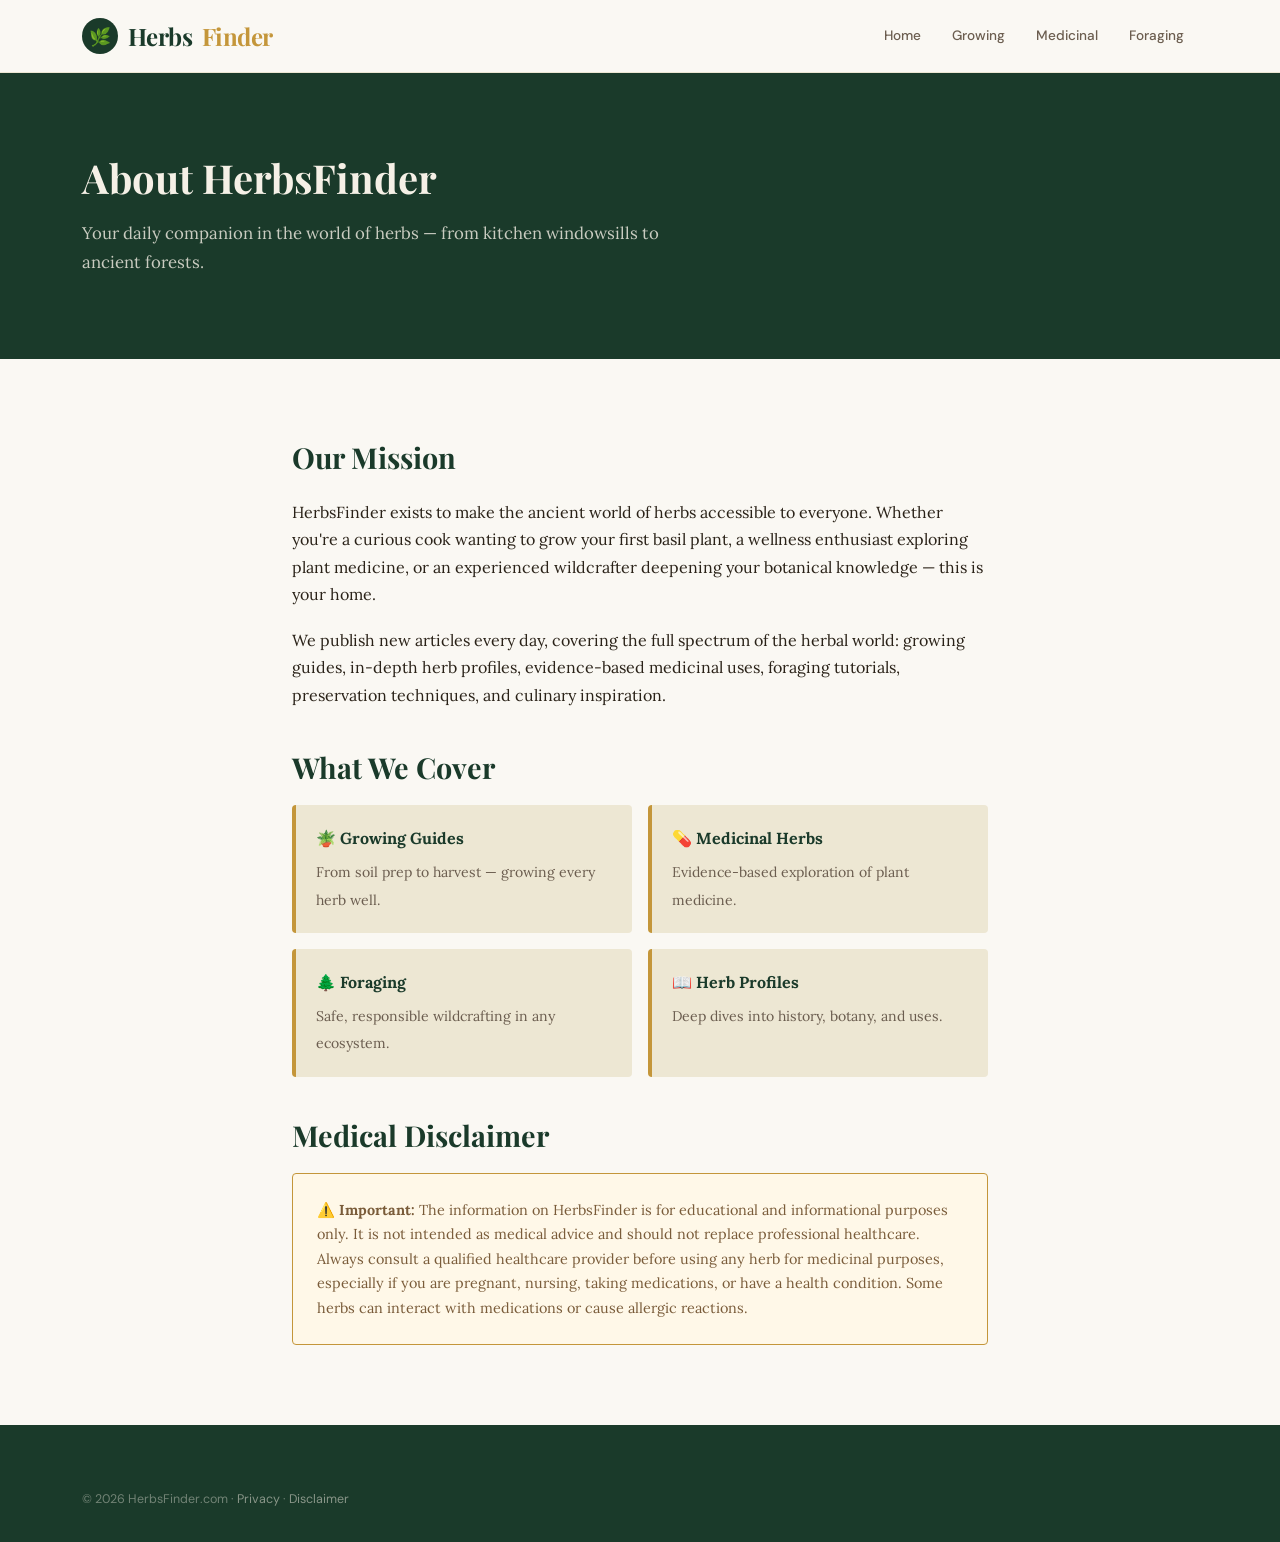
<file: about.html>
<!DOCTYPE html>
<html lang="en">
<head>
  <meta charset="UTF-8" />
  <meta name="viewport" content="width=device-width, initial-scale=1.0" />
  <title>About HerbsFinder – Your Daily Herb Guide</title>
  <meta name="description" content="HerbsFinder is your daily guide to herbs — from growing and foraging to medicinal uses and culinary inspiration. New content every day." />
  <link rel="stylesheet" href="css/style.css" />
  <script src="js/articles.js" defer></script>
  <script src="js/main.js" defer></script>
</head>
<body>
<header class="site-header">
  <div class="container">
    <div class="header-inner">
      <a href="index.html" class="logo"><span class="logo-icon">🌿</span>Herbs<span>Finder</span></a>
      <nav class="main-nav">
        <a href="index.html">Home</a>
        <a href="category.html?cat=Growing+Guide">Growing</a>
        <a href="category.html?cat=Medicinal+Herbs">Medicinal</a>
        <a href="category.html?cat=Foraging">Foraging</a>
      </nav>
    </div>
  </div>
</header>

<section style="background:var(--forest);color:var(--cream);padding:5rem 0 4rem;">
  <div class="container">
    <h1 style="color:var(--cream);font-size:2.5rem;margin-bottom:1rem;">About HerbsFinder</h1>
    <p style="color:rgba(245,240,230,0.8);font-size:1.05rem;max-width:600px;">Your daily companion in the world of herbs — from kitchen windowsills to ancient forests.</p>
  </div>
</section>

<section style="padding:5rem 0;">
  <div class="container" style="max-width:760px;">
    <h2 style="font-size:1.8rem;color:var(--forest);margin-bottom:1.5rem;">Our Mission</h2>
    <p>HerbsFinder exists to make the ancient world of herbs accessible to everyone. Whether you're a curious cook wanting to grow your first basil plant, a wellness enthusiast exploring plant medicine, or an experienced wildcrafter deepening your botanical knowledge — this is your home.</p>
    <p>We publish new articles every day, covering the full spectrum of the herbal world: growing guides, in-depth herb profiles, evidence-based medicinal uses, foraging tutorials, preservation techniques, and culinary inspiration.</p>

    <h2 style="font-size:1.8rem;color:var(--forest);margin:2.5rem 0 1.25rem;">What We Cover</h2>
    <div style="display:grid;grid-template-columns:1fr 1fr;gap:1rem;margin-bottom:2rem;">
      <div style="padding:1.25rem;background:var(--parchment);border-radius:4px;border-left:4px solid var(--gold);">
        <strong style="color:var(--forest);display:block;margin-bottom:0.4rem;">🪴 Growing Guides</strong>
        <span style="font-size:0.88rem;color:var(--text-lt);">From soil prep to harvest — growing every herb well.</span>
      </div>
      <div style="padding:1.25rem;background:var(--parchment);border-radius:4px;border-left:4px solid var(--gold);">
        <strong style="color:var(--forest);display:block;margin-bottom:0.4rem;">💊 Medicinal Herbs</strong>
        <span style="font-size:0.88rem;color:var(--text-lt);">Evidence-based exploration of plant medicine.</span>
      </div>
      <div style="padding:1.25rem;background:var(--parchment);border-radius:4px;border-left:4px solid var(--gold);">
        <strong style="color:var(--forest);display:block;margin-bottom:0.4rem;">🌲 Foraging</strong>
        <span style="font-size:0.88rem;color:var(--text-lt);">Safe, responsible wildcrafting in any ecosystem.</span>
      </div>
      <div style="padding:1.25rem;background:var(--parchment);border-radius:4px;border-left:4px solid var(--gold);">
        <strong style="color:var(--forest);display:block;margin-bottom:0.4rem;">📖 Herb Profiles</strong>
        <span style="font-size:0.88rem;color:var(--text-lt);">Deep dives into history, botany, and uses.</span>
      </div>
    </div>

    <h2 style="font-size:1.8rem;color:var(--forest);margin:2.5rem 0 1.25rem;">Medical Disclaimer</h2>
    <div style="background:#fff8e8;border:1px solid var(--gold);border-radius:4px;padding:1.5rem;">
      <p style="margin:0;font-size:0.9rem;color:var(--earth);"><strong>⚠️ Important:</strong> The information on HerbsFinder is for educational and informational purposes only. It is not intended as medical advice and should not replace professional healthcare. Always consult a qualified healthcare provider before using any herb for medicinal purposes, especially if you are pregnant, nursing, taking medications, or have a health condition. Some herbs can interact with medications or cause allergic reactions.</p>
    </div>
  </div>
</section>

<footer class="site-footer">
  <div class="container">
    <div class="footer-bottom" style="border-top:none;padding-top:0;">
      <span>© <span id="year"></span> HerbsFinder.com · <a href="privacy.html">Privacy</a> · <a href="disclaimer.html">Disclaimer</a></span>
    </div>
  </div>
</footer>
</body>
</html>
</file>
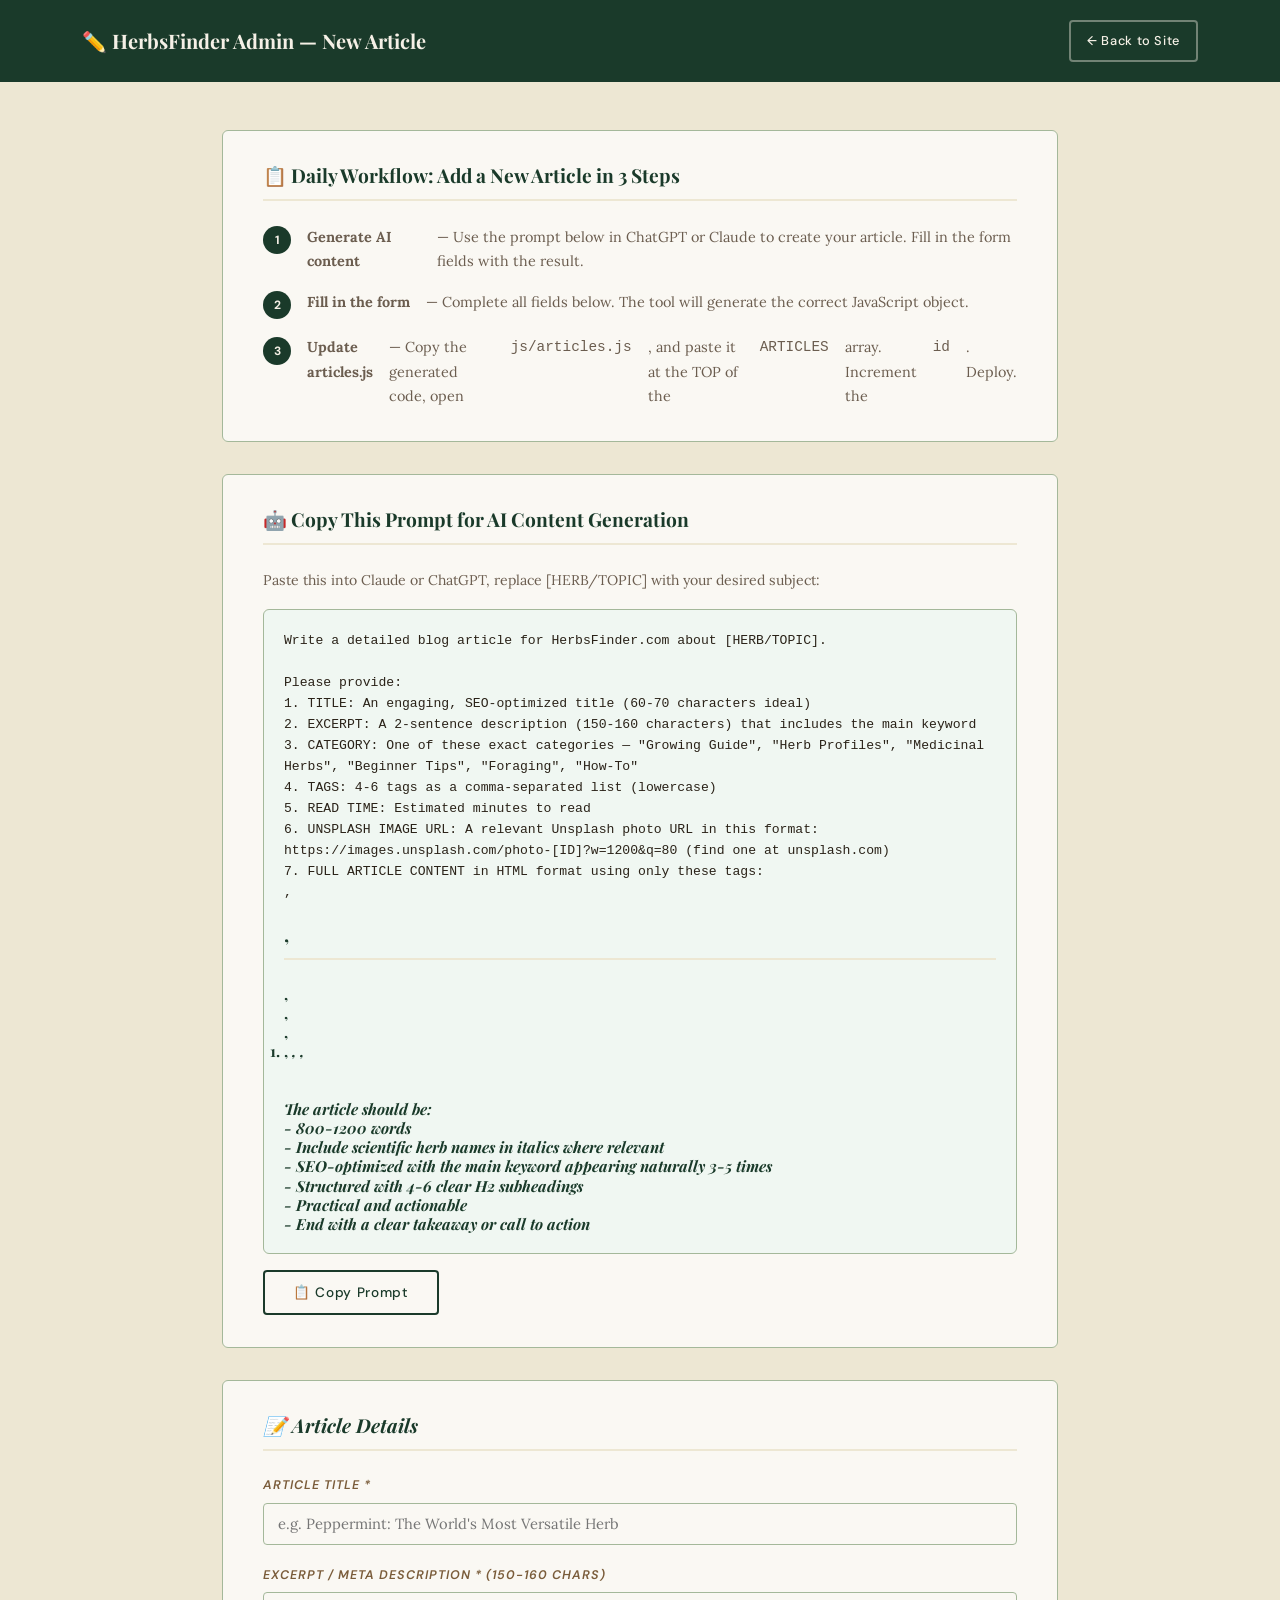
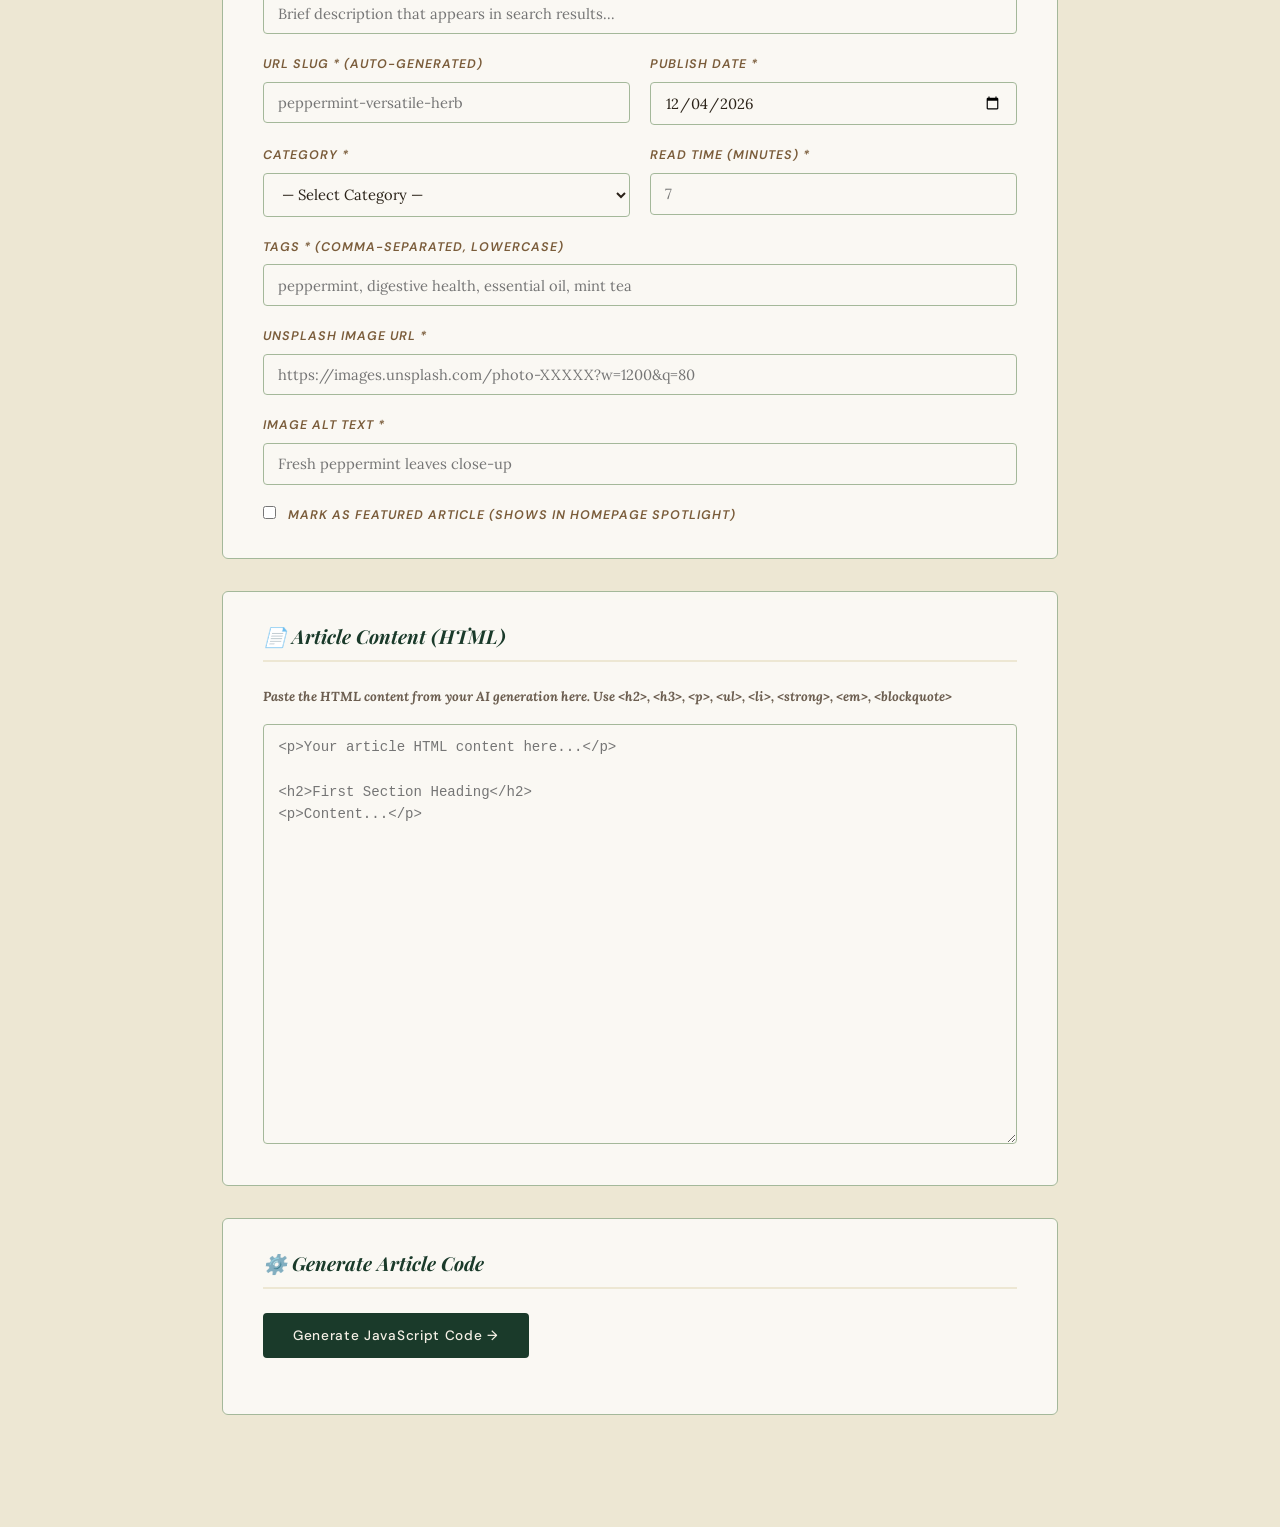
<file: admin.html>
<!DOCTYPE html>
<html lang="en">
<head>
  <meta charset="UTF-8" />
  <meta name="viewport" content="width=device-width, initial-scale=1.0" />
  <title>Admin – Add New Article | HerbsFinder</title>
  <meta name="robots" content="noindex, nofollow" />
  <link rel="stylesheet" href="css/style.css" />
  <style>
    body { background: var(--parchment); }

    .admin-header {
      background: var(--forest);
      color: var(--cream);
      padding: 1.25rem 0;
      margin-bottom: 3rem;
    }

    .admin-header-inner {
      display: flex;
      align-items: center;
      justify-content: space-between;
    }

    .admin-header h1 {
      color: var(--cream);
      font-size: 1.25rem;
      font-family: var(--font-display);
    }

    .admin-wrap {
      max-width: 900px;
      margin: 0 auto;
      padding: 0 2rem 5rem;
    }

    .admin-card {
      background: var(--white);
      border: 1px solid var(--moss);
      border-radius: 6px;
      padding: 2rem 2.5rem;
      margin-bottom: 2rem;
    }

    .admin-card h2 {
      font-size: 1.2rem;
      color: var(--forest);
      margin-bottom: 1.5rem;
      padding-bottom: 0.75rem;
      border-bottom: 2px solid var(--parchment);
    }

    .form-grid { display: grid; grid-template-columns: 1fr 1fr; gap: 1.25rem; }
    .form-row { display: flex; flex-direction: column; gap: 0.4rem; }
    .form-row.full { grid-column: 1 / -1; }

    label {
      font-family: var(--font-ui);
      font-size: 0.78rem;
      font-weight: 600;
      text-transform: uppercase;
      letter-spacing: 0.08em;
      color: var(--earth);
    }

    input[type="text"],
    input[type="number"],
    input[type="url"],
    input[type="date"],
    select,
    textarea {
      width: 100%;
      padding: 0.65rem 0.9rem;
      border: 1px solid var(--moss);
      border-radius: 4px;
      font-family: var(--font-body);
      font-size: 0.92rem;
      color: var(--text);
      background: var(--white);
      outline: none;
      transition: border-color 0.2s;
    }

    input:focus, select:focus, textarea:focus { border-color: var(--leaf); }

    textarea { resize: vertical; min-height: 200px; line-height: 1.6; }

    .content-editor { min-height: 420px; font-family: 'Courier New', monospace; font-size: 0.88rem; }

    .preview-img {
      width: 100%;
      height: 180px;
      object-fit: cover;
      border-radius: 4px;
      margin-top: 0.75rem;
      display: none;
      border: 1px solid var(--moss);
    }

    .btn-generate {
      background: var(--leaf);
      color: var(--cream);
      border: none;
      padding: 0.6rem 1.2rem;
      font-family: var(--font-ui);
      font-size: 0.82rem;
      font-weight: 600;
      border-radius: 4px;
      cursor: pointer;
      margin-top: 0.5rem;
      transition: background 0.2s;
    }
    .btn-generate:hover { background: var(--forest); }
    .btn-generate:disabled { opacity: 0.6; cursor: not-allowed; }

    .code-output {
      background: #1a2a1a;
      color: #a8d5a2;
      font-family: 'Courier New', monospace;
      font-size: 0.82rem;
      padding: 1.5rem;
      border-radius: 6px;
      overflow-x: auto;
      white-space: pre;
      line-height: 1.5;
      max-height: 500px;
      overflow-y: auto;
    }

    .copy-btn {
      position: absolute;
      top: 0.75rem;
      right: 0.75rem;
      background: var(--gold);
      border: none;
      padding: 0.4rem 0.9rem;
      border-radius: 4px;
      font-family: var(--font-ui);
      font-size: 0.75rem;
      font-weight: 600;
      color: var(--forest);
      cursor: pointer;
    }

    .steps {
      counter-reset: steps;
      display: flex;
      flex-direction: column;
      gap: 1rem;
      padding: 0;
      list-style: none;
    }

    .steps li {
      counter-increment: steps;
      display: flex;
      gap: 1rem;
      align-items: flex-start;
      font-size: 0.9rem;
      color: var(--text-lt);
    }

    .steps li::before {
      content: counter(steps);
      display: flex;
      align-items: center;
      justify-content: center;
      min-width: 28px;
      height: 28px;
      background: var(--forest);
      color: var(--cream);
      border-radius: 50%;
      font-family: var(--font-ui);
      font-size: 0.75rem;
      font-weight: 700;
      flex-shrink: 0;
      margin-top: 0.1rem;
    }

    .ai-prompt-box {
      background: #f0f7f2;
      border: 1px solid var(--moss);
      border-radius: 6px;
      padding: 1.25rem;
      font-family: 'Courier New', monospace;
      font-size: 0.82rem;
      line-height: 1.6;
      color: var(--text);
      white-space: pre-wrap;
    }

    .status-msg {
      padding: 0.85rem 1.25rem;
      border-radius: 4px;
      font-family: var(--font-ui);
      font-size: 0.88rem;
      display: none;
      margin-top: 1rem;
    }
    .status-msg.success { background: #d4edda; color: #155724; border: 1px solid #c3e6cb; display: block; }
    .status-msg.error { background: #f8d7da; color: #721c24; border: 1px solid #f5c6cb; display: block; }

    @media(max-width:680px) {
      .form-grid { grid-template-columns: 1fr; }
    }
  </style>
</head>
<body>

<div class="admin-header">
  <div class="container">
    <div class="admin-header-inner">
      <h1>✏️ HerbsFinder Admin — New Article</h1>
      <a href="index.html" class="btn" style="border-color:rgba(245,240,230,0.4);color:var(--cream);padding:0.5rem 1rem;font-size:0.8rem;">← Back to Site</a>
    </div>
  </div>
</div>

<div class="admin-wrap">

  <!-- ── HOW TO WORKFLOW ─────────────────────────────────── -->
  <div class="admin-card">
    <h2>📋 Daily Workflow: Add a New Article in 3 Steps</h2>
    <ol class="steps">
      <li><strong>Generate AI content</strong> — Use the prompt below in ChatGPT or Claude to create your article. Fill in the form fields with the result.</li>
      <li><strong>Fill in the form</strong> — Complete all fields below. The tool will generate the correct JavaScript object.</li>
      <li><strong>Update articles.js</strong> — Copy the generated code, open <code>js/articles.js</code>, and paste it at the TOP of the <code>ARTICLES</code> array. Increment the <code>id</code>. Deploy.</li>
    </ol>
  </div>

  <!-- ── AI PROMPT TEMPLATE ─────────────────────────────── -->
  <div class="admin-card">
    <h2>🤖 Copy This Prompt for AI Content Generation</h2>
    <p style="font-size:0.88rem;color:var(--text-lt);margin-bottom:1rem;">Paste this into Claude or ChatGPT, replace [HERB/TOPIC] with your desired subject:</p>
    <div class="ai-prompt-box" id="ai-prompt">Write a detailed blog article for HerbsFinder.com about [HERB/TOPIC].

Please provide:
1. TITLE: An engaging, SEO-optimized title (60-70 characters ideal)
2. EXCERPT: A 2-sentence description (150-160 characters) that includes the main keyword
3. CATEGORY: One of these exact categories — "Growing Guide", "Herb Profiles", "Medicinal Herbs", "Beginner Tips", "Foraging", "How-To"
4. TAGS: 4-6 tags as a comma-separated list (lowercase)
5. READ TIME: Estimated minutes to read
6. UNSPLASH IMAGE URL: A relevant Unsplash photo URL in this format: https://images.unsplash.com/photo-[ID]?w=1200&q=80 (find one at unsplash.com)
7. FULL ARTICLE CONTENT in HTML format using only these tags: <p>, <h2>, <h3>, <ul>, <ol>, <li>, <em>, <strong>, <blockquote>

The article should be:
- 800-1200 words
- Include scientific herb names in italics where relevant
- SEO-optimized with the main keyword appearing naturally 3-5 times
- Structured with 4-6 clear H2 subheadings
- Practical and actionable
- End with a clear takeaway or call to action</div>
    <button class="btn" onclick="copyPrompt()" style="margin-top:1rem;">📋 Copy Prompt</button>
  </div>

  <!-- ── ARTICLE FORM ────────────────────────────────────── -->
  <div class="admin-card">
    <h2>📝 Article Details</h2>
    <div class="form-grid">
      <div class="form-row full">
        <label for="f-title">Article Title *</label>
        <input type="text" id="f-title" placeholder="e.g. Peppermint: The World's Most Versatile Herb" />
      </div>
      <div class="form-row full">
        <label for="f-excerpt">Excerpt / Meta Description * (150-160 chars)</label>
        <input type="text" id="f-excerpt" placeholder="Brief description that appears in search results…" maxlength="160" />
      </div>
      <div class="form-row">
        <label for="f-slug">URL Slug * (auto-generated)</label>
        <input type="text" id="f-slug" placeholder="peppermint-versatile-herb" />
      </div>
      <div class="form-row">
        <label for="f-date">Publish Date *</label>
        <input type="date" id="f-date" />
      </div>
      <div class="form-row">
        <label for="f-category">Category *</label>
        <select id="f-category">
          <option value="">— Select Category —</option>
          <option>Growing Guide</option>
          <option>Herb Profiles</option>
          <option>Medicinal Herbs</option>
          <option>Beginner Tips</option>
          <option>Foraging</option>
          <option>How-To</option>
        </select>
      </div>
      <div class="form-row">
        <label for="f-readtime">Read Time (minutes) *</label>
        <input type="number" id="f-readtime" placeholder="7" min="1" max="30" />
      </div>
      <div class="form-row full">
        <label for="f-tags">Tags * (comma-separated, lowercase)</label>
        <input type="text" id="f-tags" placeholder="peppermint, digestive health, essential oil, mint tea" />
      </div>
      <div class="form-row full">
        <label for="f-image">Unsplash Image URL *</label>
        <input type="url" id="f-image" placeholder="https://images.unsplash.com/photo-XXXXX?w=1200&q=80" oninput="previewImage(this.value)" />
        <img id="img-preview" class="preview-img" alt="Preview" />
      </div>
      <div class="form-row full">
        <label for="f-image-alt">Image Alt Text *</label>
        <input type="text" id="f-image-alt" placeholder="Fresh peppermint leaves close-up" />
      </div>
      <div class="form-row full">
        <label>
          <input type="checkbox" id="f-featured" style="width:auto;margin-right:0.5rem;" />
          Mark as Featured Article (shows in homepage spotlight)
        </label>
      </div>
    </div>
  </div>

  <div class="admin-card">
    <h2>📄 Article Content (HTML)</h2>
    <p style="font-size:0.82rem;color:var(--text-lt);margin-bottom:1rem;">Paste the HTML content from your AI generation here. Use &lt;h2&gt;, &lt;h3&gt;, &lt;p&gt;, &lt;ul&gt;, &lt;li&gt;, &lt;strong&gt;, &lt;em&gt;, &lt;blockquote&gt;</p>
    <textarea class="content-editor" id="f-content" placeholder="<p>Your article HTML content here...</p>

<h2>First Section Heading</h2>
<p>Content...</p>"></textarea>
  </div>

  <!-- ── GENERATE OUTPUT ─────────────────────────────────── -->
  <div class="admin-card">
    <h2>⚙️ Generate Article Code</h2>
    <button class="btn btn--solid" onclick="generateCode()" style="margin-bottom:1.5rem;">Generate JavaScript Code →</button>
    <div id="output-area" style="display:none;position:relative;">
      <button class="copy-btn" onclick="copyCode()">📋 Copy</button>
      <div class="code-output" id="code-output"></div>
      <div class="status-msg" id="status-msg"></div>
    </div>

    <div id="instructions-area" style="display:none;margin-top:1.5rem;">
      <h3 style="font-size:1rem;color:var(--forest);margin-bottom:1rem;">📌 How to add this to your site:</h3>
      <ol class="steps">
        <li>Open <code>js/articles.js</code> in your code editor</li>
        <li>Find <code>const ARTICLES = [</code> at the top</li>
        <li>After the opening bracket <code>[</code>, paste your new article object, followed by a comma</li>
        <li>Make sure the <code>id</code> is one higher than the current highest ID</li>
        <li>Save the file and deploy/upload to your hosting</li>
        <li>Visit your site to verify the new article appears ✅</li>
      </ol>
    </div>
  </div>

</div>

<script>
  // Set today's date
  document.getElementById('f-date').value = new Date().toISOString().split('T')[0];

  // Auto-generate slug from title
  document.getElementById('f-title').addEventListener('input', function() {
    const slug = this.value
      .toLowerCase()
      .replace(/[^a-z0-9\s-]/g, '')
      .trim()
      .replace(/\s+/g, '-')
      .substring(0, 80);
    document.getElementById('f-slug').value = slug;
  });

  function previewImage(url) {
    const img = document.getElementById('img-preview');
    if (url.startsWith('https://')) {
      img.src = url;
      img.style.display = 'block';
      img.onerror = () => { img.style.display = 'none'; };
    }
  }

  function copyPrompt() {
    const text = document.getElementById('ai-prompt').textContent;
    navigator.clipboard.writeText(text).then(() => {
      const btn = event.target;
      btn.textContent = '✅ Copied!';
      setTimeout(() => { btn.textContent = '📋 Copy Prompt'; }, 2000);
    });
  }

  function generateCode() {
    const title    = document.getElementById('f-title').value.trim();
    const excerpt  = document.getElementById('f-excerpt').value.trim();
    const slug     = document.getElementById('f-slug').value.trim();
    const date     = document.getElementById('f-date').value;
    const category = document.getElementById('f-category').value;
    const readTime = document.getElementById('f-readtime').value;
    const tags     = document.getElementById('f-tags').value;
    const image    = document.getElementById('f-image').value.trim();
    const imageAlt = document.getElementById('f-image-alt').value.trim();
    const featured = document.getElementById('f-featured').checked;
    const content  = document.getElementById('f-content').value.trim();

    if (!title || !excerpt || !slug || !date || !category || !readTime || !tags || !image || !content) {
      alert('Please fill in all required fields (*)');
      return;
    }

    const tagArray = tags.split(',').map(t => `"${t.trim()}"`).join(', ');
    const contentEscaped = content.replace(/`/g, '\\`').replace(/\${/g, '\\${');

    // Get next id — user must check highest existing id
    const code = `  {
    id: REPLACE_WITH_NEXT_ID,
    slug: "${slug}",
    title: "${title.replace(/"/g, '\\"')}",
    excerpt: "${excerpt.replace(/"/g, '\\"')}",
    category: "${category}",
    tags: [${tagArray}],
    author: "HerbsFinder Editorial",
    date: "${date}",
    readTime: ${readTime},
    featured: ${featured},
    image: "${image}",
    imageAlt: "${imageAlt.replace(/"/g, '\\"')}",
    content: \`
${contentEscaped}
    \`
  },`;

    document.getElementById('code-output').textContent = code;
    document.getElementById('output-area').style.display = 'block';
    document.getElementById('instructions-area').style.display = 'block';
    document.getElementById('code-output').scrollIntoView({ behavior: 'smooth', block: 'start' });
  }

  function copyCode() {
    const code = document.getElementById('code-output').textContent;
    navigator.clipboard.writeText(code).then(() => {
      const btn = document.querySelector('.copy-btn');
      btn.textContent = '✅ Copied!';
      const msg = document.getElementById('status-msg');
      msg.textContent = '✅ Code copied! Now paste it at the TOP of the ARTICLES array in js/articles.js and remember to update the id number.';
      msg.className = 'status-msg success';
      setTimeout(() => { btn.textContent = '📋 Copy'; msg.className = 'status-msg'; }, 4000);
    });
  }
</script>

</body>
</html>
</file>
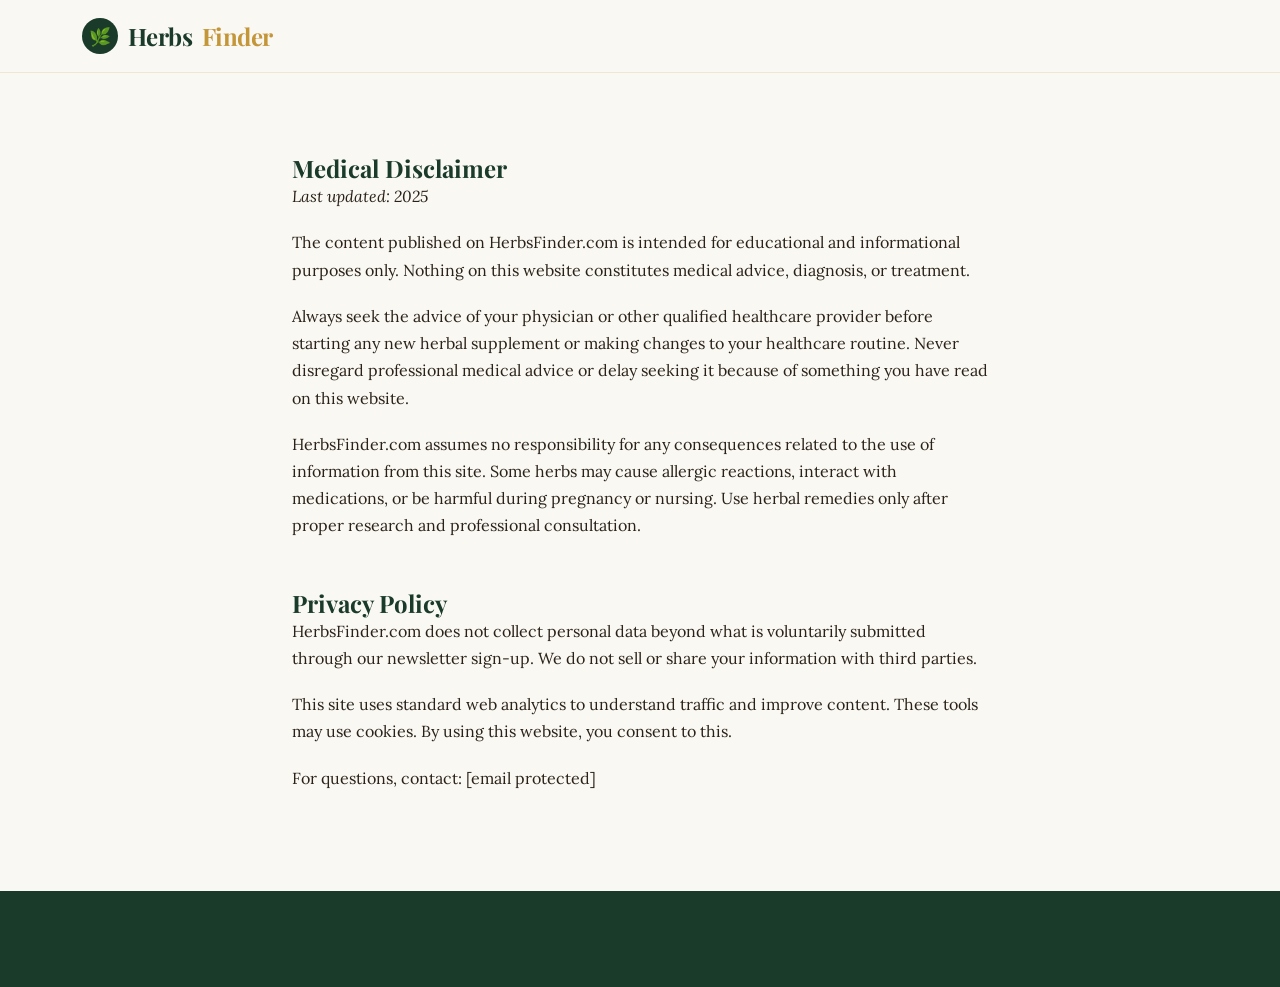
<file: disclaimer.html>
<!DOCTYPE html>
<html lang="en">
<head>
  <meta charset="UTF-8" />
  <meta name="viewport" content="width=device-width, initial-scale=1.0" />
  <title>Medical Disclaimer – HerbsFinder</title>
  <link rel="stylesheet" href="css/style.css" />
  <script src="js/articles.js" defer></script>
  <script src="js/main.js" defer></script>
</head>
<body>
<header class="site-header">
  <div class="container">
    <div class="header-inner">
      <a href="index.html" class="logo"><span class="logo-icon">🌿</span>Herbs<span>Finder</span></a>
    </div>
  </div>
</header>
<section style="padding:5rem 0;">
  <div class="container" style="max-width:760px;">
    <h1>Medical Disclaimer</h1>
    <p><em>Last updated: 2025</em></p>
    <p>The content published on HerbsFinder.com is intended for educational and informational purposes only. Nothing on this website constitutes medical advice, diagnosis, or treatment.</p>
    <p>Always seek the advice of your physician or other qualified healthcare provider before starting any new herbal supplement or making changes to your healthcare routine. Never disregard professional medical advice or delay seeking it because of something you have read on this website.</p>
    <p>HerbsFinder.com assumes no responsibility for any consequences related to the use of information from this site. Some herbs may cause allergic reactions, interact with medications, or be harmful during pregnancy or nursing. Use herbal remedies only after proper research and professional consultation.</p>
    <h2 style="margin-top:3rem;">Privacy Policy</h2>
    <p>HerbsFinder.com does not collect personal data beyond what is voluntarily submitted through our newsletter sign-up. We do not sell or share your information with third parties.</p>
    <p>This site uses standard web analytics to understand traffic and improve content. These tools may use cookies. By using this website, you consent to this.</p>
    <p>For questions, contact: <a href="/cdn-cgi/l/email-protection" class="__cf_email__" data-cfemail="e78f828b8b88a78f82958594818e89838295c984888a">[email&#160;protected]</a></p>
  </div>
</section>
<footer class="site-footer">
  <div class="container">
    <div class="footer-bottom" style="border-top:none;p
</file>
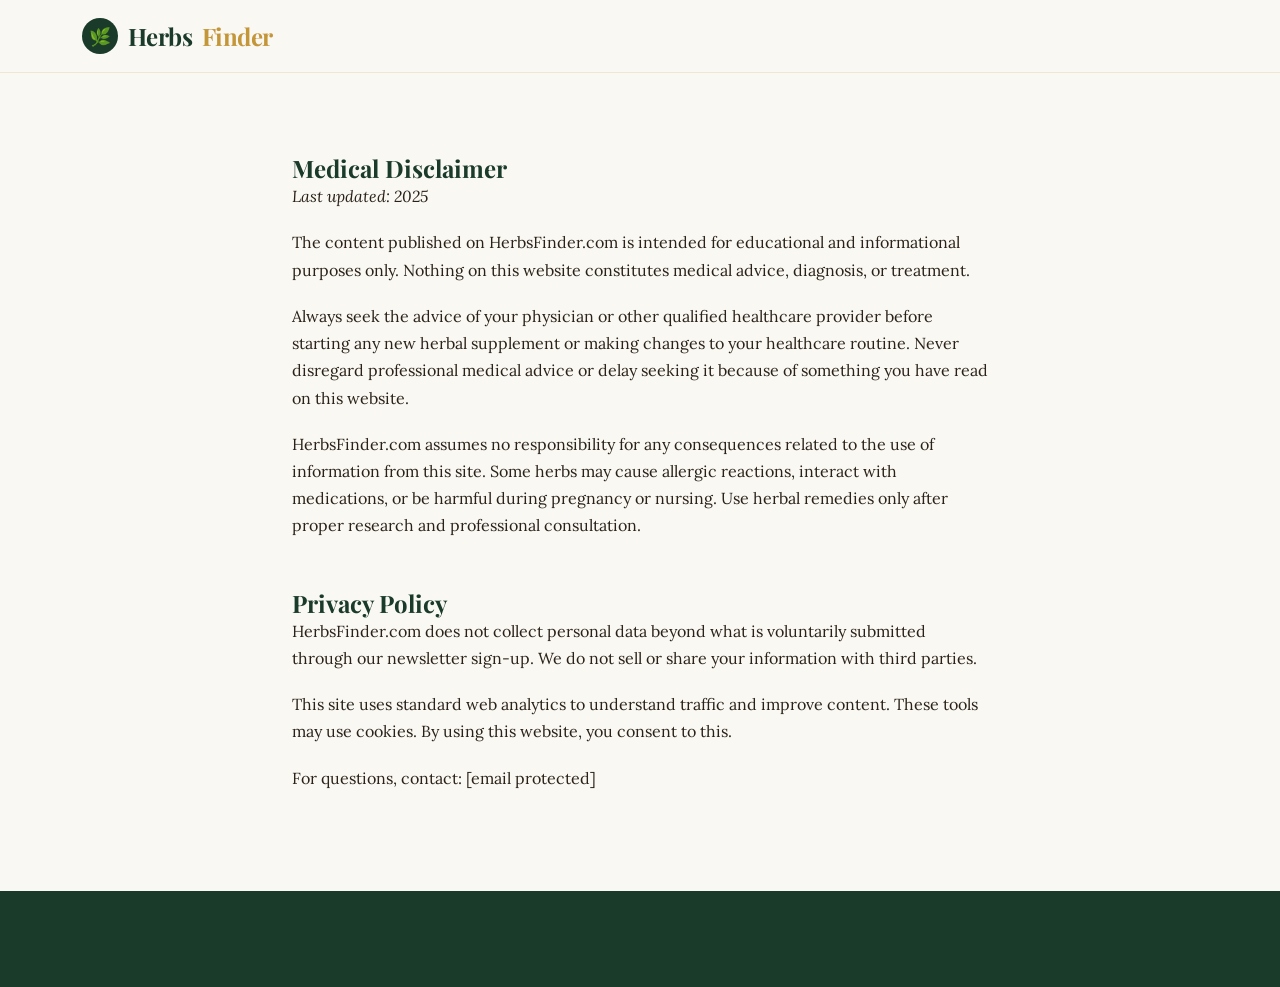
<file: privacy.html>
<!DOCTYPE html>
<html lang="en">
<head>
  <meta charset="UTF-8" />
  <meta name="viewport" content="width=device-width, initial-scale=1.0" />
  <title>Medical Disclaimer – HerbsFinder</title>
  <link rel="stylesheet" href="css/style.css" />
  <script src="js/articles.js" defer></script>
  <script src="js/main.js" defer></script>
</head>
<body>
<header class="site-header">
  <div class="container">
    <div class="header-inner">
      <a href="index.html" class="logo"><span class="logo-icon">🌿</span>Herbs<span>Finder</span></a>
    </div>
  </div>
</header>
<section style="padding:5rem 0;">
  <div class="container" style="max-width:760px;">
    <h1>Medical Disclaimer</h1>
    <p><em>Last updated: 2025</em></p>
    <p>The content published on HerbsFinder.com is intended for educational and informational purposes only. Nothing on this website constitutes medical advice, diagnosis, or treatment.</p>
    <p>Always seek the advice of your physician or other qualified healthcare provider before starting any new herbal supplement or making changes to your healthcare routine. Never disregard professional medical advice or delay seeking it because of something you have read on this website.</p>
    <p>HerbsFinder.com assumes no responsibility for any consequences related to the use of information from this site. Some herbs may cause allergic reactions, interact with medications, or be harmful during pregnancy or nursing. Use herbal remedies only after proper research and professional consultation.</p>
    <h2 style="margin-top:3rem;">Privacy Policy</h2>
    <p>HerbsFinder.com does not collect personal data beyond what is voluntarily submitted through our newsletter sign-up. We do not sell or share your information with third parties.</p>
    <p>This site uses standard web analytics to understand traffic and improve content. These tools may use cookies. By using this website, you consent to this.</p>
    <p>For questions, contact: <a href="/cdn-cgi/l/email-protection" class="__cf_email__" data-cfemail="90f8f5fcfcffd0f8f5e2f2e3f6f9fef4f5e2bef3fffd">[email&#160;protected]</a></p>
  </div>
</section>
<footer class="site-footer">
  <div class="container">
    <div class="footer-bottom" style="border-top:none;p
</file>
<file: css/style.css>
/* ============================================================
   HERBSFINDER.COM — BOTANICAL EDITORIAL THEME
   ============================================================ */

@import url('https://fonts.googleapis.com/css2?family=Playfair+Display:ital,wght@0,400;0,600;0,700;1,400;1,600&family=Lora:ital,wght@0,400;0,500;1,400&family=DM+Sans:wght@300;400;500&display=swap');

/* ── Variables ─────────────────────────────────────────────── */
:root {
  --forest:   #1a3a2a;
  --leaf:     #2d5a3d;
  --sage:     #6b8f71;
  --moss:     #a4b89a;
  --cream:    #f5f0e6;
  --parchment:#ede7d3;
  --earth:    #7a5c3a;
  --gold:     #c4963a;
  --gold-lt:  #e8c97a;
  --text:     #2a2218;
  --text-lt:  #6b5d4f;
  --white:    #faf8f3;

  --font-display: 'Playfair Display', Georgia, serif;
  --font-body:    'Lora', Georgia, serif;
  --font-ui:      'DM Sans', sans-serif;

  --radius: 4px;
  --shadow: 0 4px 24px rgba(26,58,42,0.1);
  --shadow-lg: 0 12px 48px rgba(26,58,42,0.18);
  --transition: 0.3s cubic-bezier(0.4, 0, 0.2, 1);
}

/* ── Reset & Base ──────────────────────────────────────────── */
*, *::before, *::after { box-sizing: border-box; margin: 0; padding: 0; }

html { scroll-behavior: smooth; font-size: 16px; }

body {
  font-family: var(--font-body);
  color: var(--text);
  background: var(--white);
  line-height: 1.7;
  overflow-x: hidden;
}

img { max-width: 100%; height: auto; display: block; }
a { color: inherit; text-decoration: none; }
ul { list-style: none; }

/* ── Typography ────────────────────────────────────────────── */
h1, h2, h3, h4 {
  font-family: var(--font-display);
  font-weight: 700;
  line-height: 1.25;
  color: var(--forest);
}

p { margin-bottom: 1.2rem; }

/* ── Utilities ─────────────────────────────────────────────── */
.container {
  max-width: 1180px;
  margin: 0 auto;
  padding: 0 2rem;
}

.tag {
  display: inline-block;
  font-family: var(--font-ui);
  font-size: 0.7rem;
  font-weight: 500;
  letter-spacing: 0.12em;
  text-transform: uppercase;
  color: var(--forest);
  background: var(--moss);
  padding: 0.25rem 0.75rem;
  border-radius: 2px;
}

.tag--gold {
  background: var(--gold);
  color: var(--white);
}

.btn {
  display: inline-flex;
  align-items: center;
  gap: 0.5rem;
  font-family: var(--font-ui);
  font-size: 0.85rem;
  font-weight: 500;
  letter-spacing: 0.05em;
  padding: 0.75rem 1.75rem;
  border: 2px solid var(--forest);
  background: transparent;
  color: var(--forest);
  cursor: pointer;
  transition: var(--transition);
  border-radius: var(--radius);
}

.btn:hover {
  background: var(--forest);
  color: var(--cream);
  transform: translateY(-2px);
  box-shadow: var(--shadow);
}

.btn--solid {
  background: var(--forest);
  color: var(--cream);
}

.btn--solid:hover {
  background: var(--leaf);
  border-color: var(--leaf);
  box-shadow: var(--shadow-lg);
}

/* ── Header & Navigation ───────────────────────────────────── */
.site-header {
  position: sticky;
  top: 0;
  z-index: 100;
  background: var(--white);
  border-bottom: 1px solid var(--parchment);
  backdrop-filter: blur(8px);
}

.header-inner {
  display: flex;
  align-items: center;
  justify-content: space-between;
  height: 72px;
  gap: 2rem;
}

.logo {
  display: flex;
  align-items: center;
  gap: 0.6rem;
  font-family: var(--font-display);
  font-size: 1.5rem;
  font-weight: 700;
  color: var(--forest);
  letter-spacing: -0.02em;
}

.logo-icon {
  width: 36px;
  height: 36px;
  background: var(--forest);
  border-radius: 50%;
  display: flex;
  align-items: center;
  justify-content: center;
  font-size: 1.1rem;
  flex-shrink: 0;
}

.logo span { color: var(--gold); }

.main-nav {
  display: flex;
  align-items: center;
  gap: 0.25rem;
}

.main-nav a {
  font-family: var(--font-ui);
  font-size: 0.85rem;
  font-weight: 500;
  color: var(--text-lt);
  padding: 0.5rem 0.85rem;
  border-radius: var(--radius);
  transition: var(--transition);
}

.main-nav a:hover, .main-nav a.active {
  color: var(--forest);
  background: var(--parchment);
}

.header-search {
  display: flex;
  align-items: center;
  gap: 0.5rem;
  background: var(--parchment);
  border: 1px solid transparent;
  border-radius: 24px;
  padding: 0.45rem 1rem;
  transition: var(--transition);
  flex: 0 0 auto;
}

.header-search:focus-within {
  border-color: var(--sage);
  background: var(--white);
}

.header-search input {
  border: none;
  background: transparent;
  font-family: var(--font-ui);
  font-size: 0.85rem;
  color: var(--text);
  outline: none;
  width: 160px;
}

.header-search input::placeholder { color: var(--text-lt); }

.menu-toggle {
  display: none;
  background: none;
  border: none;
  cursor: pointer;
  padding: 0.5rem;
  color: var(--forest);
  font-size: 1.3rem;
}

/* ── Hero Section ──────────────────────────────────────────── */
.hero {
  background: var(--forest);
  color: var(--cream);
  padding: 5rem 0 4rem;
  position: relative;
  overflow: hidden;
}

.hero::before {
  content: '';
  position: absolute;
  inset: 0;
  background: 
    radial-gradient(ellipse at 20% 50%, rgba(106,143,113,0.2) 0%, transparent 60%),
    radial-gradient(ellipse at 80% 20%, rgba(196,150,58,0.12) 0%, transparent 50%);
}

.hero-grid {
  display: grid;
  grid-template-columns: 1fr 1.2fr;
  gap: 4rem;
  align-items: center;
  position: relative;
  z-index: 1;
}

.hero-eyebrow {
  display: flex;
  align-items: center;
  gap: 0.75rem;
  font-family: var(--font-ui);
  font-size: 0.75rem;
  letter-spacing: 0.18em;
  text-transform: uppercase;
  color: var(--gold-lt);
  margin-bottom: 1.25rem;
}

.hero-eyebrow::before {
  content: '';
  display: block;
  width: 32px;
  height: 1px;
  background: var(--gold);
}

.hero h1 {
  color: var(--cream);
  font-size: clamp(2.2rem, 4vw, 3.2rem);
  font-weight: 700;
  line-height: 1.15;
  margin-bottom: 1.25rem;
}

.hero h1 em {
  color: var(--gold-lt);
  font-style: italic;
}

.hero-desc {
  font-size: 1.05rem;
  color: rgba(245, 240, 230, 0.8);
  margin-bottom: 2rem;
  max-width: 480px;
}

.hero-actions {
  display: flex;
  gap: 1rem;
  flex-wrap: wrap;
}

.hero-actions .btn {
  border-color: var(--cream);
  color: var(--cream);
}
.hero-actions .btn:hover {
  background: var(--cream);
  color: var(--forest);
}

.hero-actions .btn--solid {
  background: var(--gold);
  border-color: var(--gold);
  color: var(--forest);
}
.hero-actions .btn--solid:hover {
  background: var(--gold-lt);
  border-color: var(--gold-lt);
}

.hero-image-wrap {
  position: relative;
}

.hero-image-wrap::before {
  content: '';
  position: absolute;
  inset: -12px;
  border: 1px solid rgba(196,150,58,0.3);
  border-radius: var(--radius);
  z-index: 0;
}

.hero-image-wrap img {
  width: 100%;
  height: 420px;
  object-fit: cover;
  border-radius: var(--radius);
  position: relative;
  z-index: 1;
}

.hero-stats {
  display: flex;
  gap: 2.5rem;
  margin-top: 2.5rem;
  padding-top: 2rem;
  border-top: 1px solid rgba(245,240,230,0.15);
}

.hero-stat strong {
  display: block;
  font-family: var(--font-display);
  font-size: 1.75rem;
  color: var(--gold-lt);
}

.hero-stat span {
  font-family: var(--font-ui);
  font-size: 0.78rem;
  text-transform: uppercase;
  letter-spacing: 0.1em;
  color: rgba(245,240,230,0.6);
}

/* ── Section Headers ───────────────────────────────────────── */
.section-header {
  display: flex;
  align-items: baseline;
  justify-content: space-between;
  margin-bottom: 2.5rem;
  border-bottom: 2px solid var(--parchment);
  padding-bottom: 1rem;
}

.section-title {
  font-family: var(--font-display);
  font-size: 1.75rem;
  color: var(--forest);
  display: flex;
  align-items: center;
  gap: 0.75rem;
}

.section-title::before {
  content: '';
  display: block;
  width: 4px;
  height: 1.4em;
  background: var(--gold);
  border-radius: 2px;
}

.section-link {
  font-family: var(--font-ui);
  font-size: 0.82rem;
  font-weight: 500;
  color: var(--earth);
  display: flex;
  align-items: center;
  gap: 0.35rem;
  transition: var(--transition);
}

.section-link:hover { color: var(--forest); gap: 0.6rem; }

/* ── Featured Article Card (Large) ────────────────────────── */
.featured-section { padding: 5rem 0; background: var(--white); }

.featured-grid {
  display: grid;
  grid-template-columns: 1.4fr 1fr;
  gap: 3rem;
  align-items: start;
}

.card-featured {
  position: relative;
  overflow: hidden;
  border-radius: var(--radius);
  cursor: pointer;
}

.card-featured:hover .card-featured__img { transform: scale(1.04); }

.card-featured__img-wrap {
  overflow: hidden;
  border-radius: var(--radius);
  aspect-ratio: 16/10;
}

.card-featured__img {
  width: 100%;
  height: 100%;
  object-fit: cover;
  transition: transform 0.6s cubic-bezier(0.4, 0, 0.2, 1);
}

.card-featured__body { padding: 1.5rem 0 0; }

.card-featured__meta {
  display: flex;
  align-items: center;
  gap: 0.75rem;
  margin-bottom: 0.9rem;
  font-family: var(--font-ui);
  font-size: 0.78rem;
  color: var(--text-lt);
}

.card-featured__title {
  font-size: clamp(1.4rem, 2.5vw, 1.9rem);
  margin-bottom: 0.75rem;
  transition: color var(--transition);
}

.card-featured:hover .card-featured__title { color: var(--leaf); }

.card-featured__excerpt {
  font-size: 0.95rem;
  color: var(--text-lt);
  line-height: 1.65;
}

/* ── Small Article Cards ───────────────────────────────────── */
.card-list { display: flex; flex-direction: column; gap: 1.25rem; }

.card-sm {
  display: grid;
  grid-template-columns: 100px 1fr;
  gap: 1rem;
  padding: 1rem;
  border-radius: var(--radius);
  transition: var(--transition);
  cursor: pointer;
}

.card-sm:hover {
  background: var(--parchment);
  transform: translateX(4px);
}

.card-sm__img {
  width: 100px;
  height: 72px;
  object-fit: cover;
  border-radius: var(--radius);
  flex-shrink: 0;
}

.card-sm__body { min-width: 0; }

.card-sm__cat {
  font-family: var(--font-ui);
  font-size: 0.7rem;
  font-weight: 500;
  letter-spacing: 0.1em;
  text-transform: uppercase;
  color: var(--earth);
  margin-bottom: 0.3rem;
}

.card-sm__title {
  font-family: var(--font-display);
  font-size: 0.95rem;
  font-weight: 600;
  line-height: 1.3;
  color: var(--forest);
  transition: color var(--transition);
}

.card-sm:hover .card-sm__title { color: var(--leaf); }

.card-sm__meta {
  font-family: var(--font-ui);
  font-size: 0.72rem;
  color: var(--text-lt);
  margin-top: 0.35rem;
}

/* ── Article Grid ──────────────────────────────────────────── */
.articles-section { padding: 0 0 5rem; background: var(--white); }

.article-grid {
  display: grid;
  grid-template-columns: repeat(3, 1fr);
  gap: 2rem;
}

.card-grid {
  background: var(--white);
  border: 1px solid var(--parchment);
  border-radius: var(--radius);
  overflow: hidden;
  transition: var(--transition);
  cursor: pointer;
  display: flex;
  flex-direction: column;
}

.card-grid:hover {
  transform: translateY(-6px);
  box-shadow: var(--shadow-lg);
  border-color: var(--moss);
}

.card-grid__img-wrap {
  overflow: hidden;
  aspect-ratio: 3/2;
}

.card-grid__img {
  width: 100%;
  height: 100%;
  object-fit: cover;
  transition: transform 0.5s ease;
}

.card-grid:hover .card-grid__img { transform: scale(1.07); }

.card-grid__body {
  padding: 1.25rem 1.4rem 1.5rem;
  flex: 1;
  display: flex;
  flex-direction: column;
}

.card-grid__cat {
  font-family: var(--font-ui);
  font-size: 0.7rem;
  font-weight: 500;
  letter-spacing: 0.12em;
  text-transform: uppercase;
  color: var(--earth);
  margin-bottom: 0.6rem;
}

.card-grid__title {
  font-family: var(--font-display);
  font-size: 1.1rem;
  font-weight: 600;
  line-height: 1.3;
  color: var(--forest);
  margin-bottom: 0.65rem;
  transition: color var(--transition);
}

.card-grid:hover .card-grid__title { color: var(--leaf); }

.card-grid__excerpt {
  font-size: 0.87rem;
  color: var(--text-lt);
  line-height: 1.6;
  flex: 1;
}

.card-grid__footer {
  display: flex;
  align-items: center;
  justify-content: space-between;
  margin-top: 1.1rem;
  padding-top: 1rem;
  border-top: 1px solid var(--parchment);
  font-family: var(--font-ui);
  font-size: 0.72rem;
  color: var(--text-lt);
}

.card-grid__read-more {
  color: var(--earth);
  font-weight: 500;
  display: flex;
  align-items: center;
  gap: 0.3rem;
  transition: var(--transition);
}

.card-grid:hover .card-grid__read-more {
  color: var(--forest);
  gap: 0.5rem;
}

/* ── Categories Banner ─────────────────────────────────────── */
.categories-section {
  background: var(--parchment);
  padding: 3.5rem 0;
  border-top: 1px solid var(--moss);
  border-bottom: 1px solid var(--moss);
  margin: 2rem 0;
}

.categories-grid {
  display: grid;
  grid-template-columns: repeat(5, 1fr);
  gap: 1rem;
}

.cat-card {
  background: var(--white);
  border: 1px solid var(--moss);
  border-radius: var(--radius);
  padding: 1.5rem 1rem;
  text-align: center;
  transition: var(--transition);
  cursor: pointer;
}

.cat-card:hover {
  background: var(--forest);
  border-color: var(--forest);
  transform: translateY(-4px);
  box-shadow: var(--shadow);
}

.cat-card:hover .cat-card__icon,
.cat-card:hover .cat-card__name,
.cat-card:hover .cat-card__count {
  color: var(--cream);
}

.cat-card__icon { font-size: 2rem; margin-bottom: 0.5rem; }

.cat-card__name {
  font-family: var(--font-display);
  font-size: 0.95rem;
  font-weight: 600;
  color: var(--forest);
  display: block;
  transition: color var(--transition);
}

.cat-card__count {
  font-family: var(--font-ui);
  font-size: 0.72rem;
  color: var(--text-lt);
  transition: color var(--transition);
}

/* ── Newsletter Section ────────────────────────────────────── */
.newsletter-section {
  background: var(--forest);
  padding: 5rem 0;
  text-align: center;
  position: relative;
  overflow: hidden;
}

.newsletter-section::before {
  content: '🌿';
  position: absolute;
  font-size: 18rem;
  opacity: 0.04;
  top: 50%;
  left: 50%;
  transform: translate(-50%, -50%);
  pointer-events: none;
}

.newsletter-section h2 {
  color: var(--cream);
  font-size: 2.2rem;
  margin-bottom: 0.75rem;
}

.newsletter-section p {
  color: rgba(245,240,230,0.75);
  font-size: 1rem;
  max-width: 480px;
  margin: 0 auto 2rem;
}

.newsletter-form {
  display: flex;
  gap: 0.5rem;
  max-width: 440px;
  margin: 0 auto;
}

.newsletter-form input {
  flex: 1;
  padding: 0.85rem 1.25rem;
  border: 1px solid rgba(245,240,230,0.3);
  background: rgba(245,240,230,0.1);
  color: var(--cream);
  font-family: var(--font-body);
  font-size: 0.9rem;
  border-radius: var(--radius);
  outline: none;
  transition: var(--transition);
}

.newsletter-form input::placeholder { color: rgba(245,240,230,0.4); }

.newsletter-form input:focus { border-color: var(--gold); }

.newsletter-form button {
  padding: 0.85rem 1.75rem;
  background: var(--gold);
  border: none;
  color: var(--forest);
  font-family: var(--font-ui);
  font-size: 0.88rem;
  font-weight: 600;
  border-radius: var(--radius);
  cursor: pointer;
  transition: var(--transition);
  white-space: nowrap;
}

.newsletter-form button:hover { background: var(--gold-lt); transform: translateY(-2px); }

/* ── Article Page ──────────────────────────────────────────── */
.article-hero {
  background: var(--forest);
  padding: 4rem 0 0;
  color: var(--cream);
}

.article-meta-bar {
  display: flex;
  align-items: center;
  gap: 1.25rem;
  font-family: var(--font-ui);
  font-size: 0.8rem;
  color: rgba(245,240,230,0.65);
  margin-bottom: 1.25rem;
  flex-wrap: wrap;
}

.article-title {
  color: var(--cream);
  font-size: clamp(1.9rem, 4vw, 2.8rem);
  max-width: 720px;
  margin-bottom: 1.25rem;
}

.article-excerpt {
  font-size: 1.05rem;
  color: rgba(245,240,230,0.8);
  max-width: 620px;
  margin-bottom: 2rem;
}

.article-cover {
  width: 100%;
  max-height: 480px;
  object-fit: cover;
  margin-top: 3rem;
}

.article-layout {
  display: grid;
  grid-template-columns: 1fr 300px;
  gap: 3.5rem;
  padding: 4rem 0 6rem;
  align-items: start;
}

.article-body {
  font-family: var(--font-body);
  font-size: 1.05rem;
  line-height: 1.8;
  color: var(--text);
}

.article-body h2 {
  font-size: 1.55rem;
  margin: 2.5rem 0 1rem;
  padding-top: 2rem;
  border-top: 1px solid var(--parchment);
  color: var(--forest);
}

.article-body h3 {
  font-size: 1.2rem;
  margin: 1.75rem 0 0.75rem;
  color: var(--leaf);
}

.article-body ul, .article-body ol {
  padding-left: 1.5rem;
  margin-bottom: 1.2rem;
}

.article-body ul { list-style: disc; }
.article-body ol { list-style: decimal; }

.article-body li { margin-bottom: 0.5rem; }

.article-body blockquote {
  border-left: 4px solid var(--gold);
  padding: 1rem 1.5rem;
  background: var(--parchment);
  border-radius: 0 var(--radius) var(--radius) 0;
  font-style: italic;
  margin: 1.75rem 0;
  color: var(--earth);
}

.article-tags {
  display: flex;
  flex-wrap: wrap;
  gap: 0.5rem;
  margin-top: 2.5rem;
  padding-top: 2rem;
  border-top: 1px solid var(--parchment);
}

.article-tag {
  font-family: var(--font-ui);
  font-size: 0.75rem;
  color: var(--text-lt);
  background: var(--parchment);
  padding: 0.3rem 0.75rem;
  border-radius: 20px;
  border: 1px solid var(--moss);
  transition: var(--transition);
  cursor: pointer;
}

.article-tag:hover { background: var(--forest); color: var(--cream); }

/* ── Sidebar ───────────────────────────────────────────────── */
.sidebar { position: sticky; top: 90px; }

.sidebar-widget {
  background: var(--parchment);
  border: 1px solid var(--moss);
  border-radius: var(--radius);
  padding: 1.5rem;
  margin-bottom: 1.5rem;
}

.sidebar-widget h3 {
  font-family: var(--font-display);
  font-size: 1rem;
  color: var(--forest);
  margin-bottom: 1rem;
  padding-bottom: 0.75rem;
  border-bottom: 1px solid var(--moss);
}

.sidebar-list { display: flex; flex-direction: column; gap: 0.75rem; }

.sidebar-item {
  display: grid;
  grid-template-columns: 64px 1fr;
  gap: 0.75rem;
  cursor: pointer;
  transition: var(--transition);
  border-radius: var(--radius);
  padding: 0.25rem;
}

.sidebar-item:hover { transform: translateX(4px); }

.sidebar-item img {
  width: 64px;
  height: 48px;
  object-fit: cover;
  border-radius: var(--radius);
}

.sidebar-item-title {
  font-family: var(--font-display);
  font-size: 0.85rem;
  font-weight: 600;
  color: var(--forest);
  line-height: 1.3;
  transition: color var(--transition);
}

.sidebar-item:hover .sidebar-item-title { color: var(--leaf); }

/* ── Search Results ────────────────────────────────────────── */
.search-overlay {
  display: none;
  position: fixed;
  inset: 0;
  background: rgba(26,58,42,0.85);
  z-index: 200;
  padding: 6rem 2rem 2rem;
  backdrop-filter: blur(4px);
}

.search-overlay.active { display: block; }

.search-box {
  max-width: 680px;
  margin: 0 auto;
  background: var(--white);
  border-radius: var(--radius);
  overflow: hidden;
}

.search-input-wrap {
  display: flex;
  align-items: center;
  padding: 1rem 1.5rem;
  border-bottom: 1px solid var(--parchment);
  gap: 0.75rem;
}

.search-input-wrap input {
  flex: 1;
  border: none;
  font-family: var(--font-body);
  font-size: 1.1rem;
  color: var(--text);
  outline: none;
}

#search-results { padding: 0.75rem; max-height: 60vh; overflow-y: auto; }

.search-result-item {
  padding: 0.85rem 1rem;
  border-radius: var(--radius);
  cursor: pointer;
  transition: var(--transition);
}

.search-result-item:hover { background: var(--parchment); }

.search-result-item h4 {
  font-family: var(--font-display);
  font-size: 1rem;
  color: var(--forest);
}

.search-result-item p {
  font-size: 0.83rem;
  color: var(--text-lt);
  margin: 0.3rem 0 0;
}

/* ── Footer ────────────────────────────────────────────────── */
.site-footer {
  background: var(--forest);
  color: var(--cream);
  padding: 4rem 0 2rem;
}

.footer-grid {
  display: grid;
  grid-template-columns: 1.5fr repeat(3, 1fr);
  gap: 3rem;
  margin-bottom: 3rem;
}

.footer-brand .logo { margin-bottom: 1rem; color: var(--cream); }

.footer-desc {
  font-size: 0.88rem;
  color: rgba(245,240,230,0.6);
  line-height: 1.7;
}

.footer-col h4 {
  font-family: var(--font-display);
  font-size: 0.95rem;
  color: var(--cream);
  margin-bottom: 1.1rem;
  padding-bottom: 0.6rem;
  border-bottom: 1px solid rgba(245,240,230,0.15);
}

.footer-col ul {
  display: flex;
  flex-direction: column;
  gap: 0.6rem;
}

.footer-col li a {
  font-family: var(--font-ui);
  font-size: 0.83rem;
  color: rgba(245,240,230,0.6);
  transition: color var(--transition);
}

.footer-col li a:hover { color: var(--gold-lt); }

.footer-bottom {
  border-top: 1px solid rgba(245,240,230,0.12);
  padding-top: 1.75rem;
  display: flex;
  align-items: center;
  justify-content: space-between;
  font-family: var(--font-ui);
  font-size: 0.78rem;
  color: rgba(245,240,230,0.4);
  flex-wrap: wrap;
  gap: 1rem;
}

.footer-bottom a { color: rgba(245,240,230,0.5); transition: var(--transition); }
.footer-bottom a:hover { color: var(--gold-lt); }

/* ── Breadcrumb ────────────────────────────────────────────── */
.breadcrumb {
  font-family: var(--font-ui);
  font-size: 0.78rem;
  color: rgba(245,240,230,0.5);
  display: flex;
  align-items: center;
  gap: 0.5rem;
  margin-bottom: 1rem;
}

.breadcrumb a { color: rgba(245,240,230,0.5); transition: var(--transition); }
.breadcrumb a:hover { color: var(--gold-lt); }

/* ── Scroll to top ─────────────────────────────────────────── */
.scroll-top {
  position: fixed;
  bottom: 2rem;
  right: 2rem;
  width: 44px;
  height: 44px;
  background: var(--forest);
  color: var(--cream);
  border: none;
  border-radius: 50%;
  font-size: 1.1rem;
  cursor: pointer;
  display: flex;
  align-items: center;
  justify-content: center;
  box-shadow: var(--shadow);
  opacity: 0;
  transform: translateY(16px);
  transition: var(--transition);
  z-index: 50;
}

.scroll-top.visible { opacity: 1; transform: translateY(0); }
.scroll-top:hover { background: var(--gold); }

/* ── Animations ────────────────────────────────────────────── */
@keyframes fadeUp {
  from { opacity: 0; transform: translateY(24px); }
  to   { opacity: 1; transform: translateY(0); }
}

.fade-up { animation: fadeUp 0.6s ease both; }

[data-delay="1"] { animation-delay: 0.1s; }
[data-delay="2"] { animation-delay: 0.2s; }
[data-delay="3"] { animation-delay: 0.3s; }
[data-delay="4"] { animation-delay: 0.4s; }
[data-delay="5"] { animation-delay: 0.5s; }
[data-delay="6"] { animation-delay: 0.6s; }

/* ── Responsive ────────────────────────────────────────────── */
@media (max-width: 1024px) {
  .featured-grid { grid-template-columns: 1fr; }
  .card-list { display: grid; grid-template-columns: repeat(2, 1fr); }
  .categories-grid { grid-template-columns: repeat(3, 1fr); }
  .footer-grid { grid-template-columns: 1fr 1fr; }
  .article-layout { grid-template-columns: 1fr; }
  .sidebar { position: static; }
}

@media (max-width: 768px) {
  .hero-grid { grid-template-columns: 1fr; }
  .hero-image-wrap { display: none; }
  .article-grid { grid-template-columns: repeat(2, 1fr); }
  .main-nav, .header-search { display: none; }
  .menu-toggle { display: flex; }
  .categories-grid { grid-template-columns: repeat(2, 1fr); }
  .hero-stats { gap: 1.5rem; }
  .footer-grid { grid-template-columns: 1fr; gap: 2rem; }
  .newsletter-form { flex-direction: column; }
  .newsletter-form input, .newsletter-form button { width: 100%; }
}

@media (max-width: 520px) {
  .article-grid { grid-template-columns: 1fr; }
  .card-list { grid-template-columns: 1fr; }
  .categories-grid { grid-template-columns: repeat(2, 1fr); }
  .hero { padding: 3rem 0 2.5rem; }
  .hero h1 { font-size: 1.9rem; }
}
</file>
